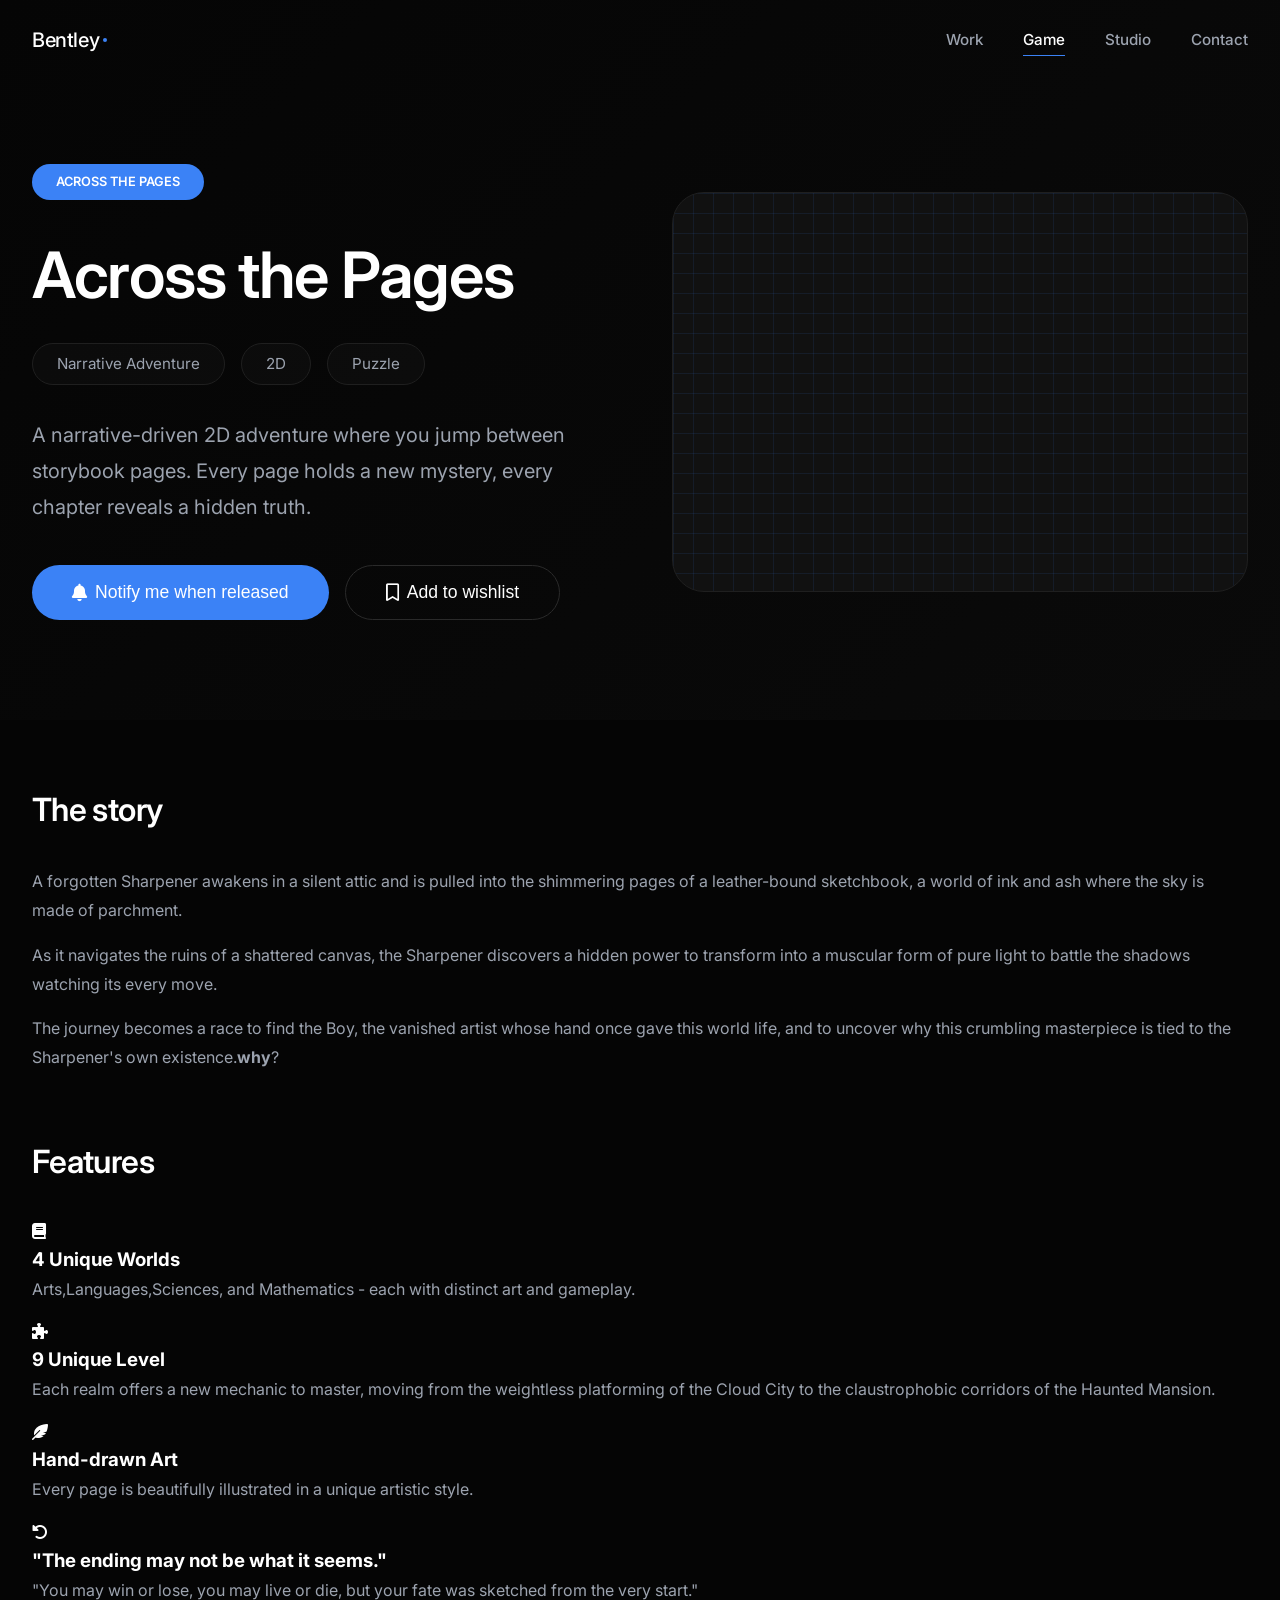
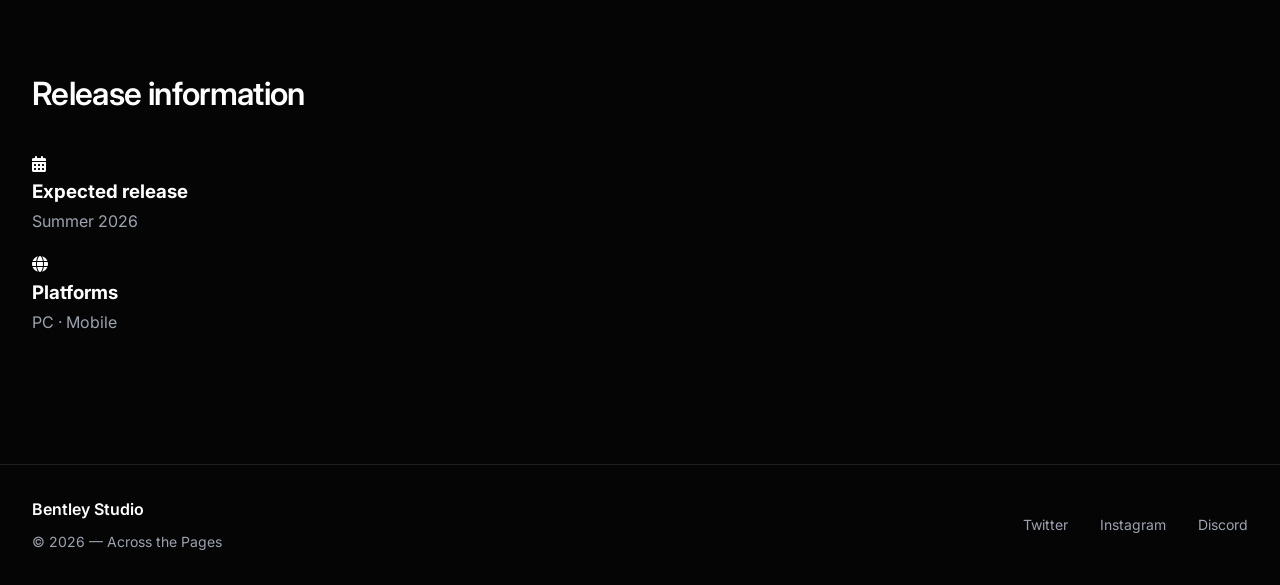
<file: games/across-the-pages.html>
<!DOCTYPE html>
<html lang="en">
<head>
    <meta charset="UTF-8">
    <meta name="viewport" content="width=device-width, initial-scale=1.0">
    <title>Across the Pages — Bentley Studio</title>
    
    <!-- Fonts -->
    <link rel="preconnect" href="https://fonts.googleapis.com">
    <link rel="preconnect" href="https://fonts.gstatic.com" crossorigin>
    <link href="https://fonts.googleapis.com/css2?family=Inter:wght@300;400;500;600;700&display=swap" rel="stylesheet">
    
    <!-- Font Awesome -->
    <link rel="stylesheet" href="https://cdnjs.cloudflare.com/ajax/libs/font-awesome/6.0.0/css/all.min.css">
    
    <!-- Main CSS -->
    <link rel="stylesheet" href="../assets/css/style.css">
    
    <style>
        /* أنماط إضافية للعبة */
        .game-badge {
            display: inline-block;
            padding: 0.5rem 1.5rem;
            background: var(--accent);
            color: white;
            border-radius: 2rem;
            font-size: 0.8rem;
            font-weight: 600;
            margin-bottom: 1.5rem;
            text-transform: uppercase;
        }
        
        .story-text {
            color: var(--text-gray);
            line-height: 1.8;
            margin-bottom: 1.5rem;
        }
    </style>
</head>
<body>
    <!-- Custom Cursor -->
    <div class="cursor"></div>
    <div class="cursor-follower"></div>

    <!-- Navigation -->
    <nav class="navbar" id="navbar">
        <div class="nav-container">
            <a href="../index.html" class="nav-logo">
                <span class="logo-text">Bentley</span>
                <span class="logo-dot"></span>
            </a>
            <div class="nav-menu">
                <a href="../index.html#work" class="nav-item">Work</a>
                <a href="across-the-pages.html" class="nav-item active">Game</a>
                <a href="../index.html#studio" class="nav-item">Studio</a>
                <a href="../index.html#contact" class="nav-item">Contact</a>
            </div>
        </div>
    </nav>

    <!-- Game Hero -->
    <section class="game-hero">
        <div class="game-hero-content">
            <div class="game-hero-info">
                <div class="game-badge">Across the Pages</div>
                <h1>Across the Pages</h1>
                <div class="game-hero-categories">
                    <span>Narrative Adventure</span>
                    <span>2D</span>
                    <span>Puzzle</span>
                </div>
                <p class="game-hero-description">
                    A narrative-driven 2D adventure where you jump between storybook pages. 
                    Every page holds a new mystery, every chapter reveals a hidden truth.
                </p>
                <div class="game-hero-actions">
                    <button class="btn btn-primary btn-large" onclick="notifyMe()">
                        <i class="fas fa-bell"></i>
                        <span>Notify me when released</span>
                    </button>
                    <button class="btn btn-outline btn-large" onclick="addToWishlist(this)">
                        <i class="far fa-bookmark"></i>
                        <span>Add to wishlist</span>
                    </button>
                </div>
            </div>
            <div class="game-hero-visual">
                <div class="pixel-animation">
                    <div class="pixel-grid"></div>
                </div>
            </div>
        </div>
    </section>

    <!-- Game Details -->
    <section class="game-details">
        <div class="details-container">
            <!-- Story -->
            <div class="detail-section">
                <h2>The story</h2>
                <p class="story-text">
                   A forgotten Sharpener awakens in a silent attic and is pulled into the shimmering pages of a leather-bound sketchbook, a world of ink and ash where the sky is made of parchment.
                <p class="story-text">
                   As it navigates the ruins of a shattered canvas, the Sharpener discovers a hidden power to transform into a muscular form of pure light to battle the shadows watching its every move.
                </p>
                <p class="story-text">
                   The journey becomes a race to find the Boy, the vanished artist whose hand once gave this world life, and to uncover why this crumbling masterpiece is tied to the Sharpener's own existence.<strong>why</strong>?
                </p>
            </div>

            <!-- Features -->
            <div class="detail-section">
                <h2>Features</h2>
                <div class="features-grid-detailed">
                    <div class="feature-detailed">
                        <i class="fas fa-book"></i>
                        <div>
                            <h3>4 Unique Worlds</h3>
                            <p>Arts,Languages,Sciences, and Mathematics - each with distinct art and gameplay.</p>
                        </div>
                    </div>
                    
                    <div class="feature-detailed">
                        <i class="fas fa-puzzle-piece"></i>
                        <div>
                            <h3>9 Unique Level</h3>
                            <p>Each realm offers a new mechanic to master, moving from the weightless platforming of the Cloud City to the claustrophobic corridors of the Haunted Mansion.</p>
                        </div>
                    </div>
                    
                    <div class="feature-detailed">
                        <i class="fas fa-feather-alt"></i>
                        <div>
                            <h3>Hand-drawn Art</h3>
                            <p>Every page is beautifully illustrated in a unique artistic style.</p>
                        </div>
                    </div>
                    
                    <div class="feature-detailed">
                        <i class="fas fa-undo-alt"></i>
                        <div>
                            <h3>"The ending may not be what it seems."</h3>
                            <p>"You may win or lose, you may live or die, but your fate was sketched from the very start."</p>
                        </div>
                    </div>
                </div>
            </div>

            <!-- Release Info -->
            <div class="detail-section">
                <h2>Release information</h2>
                <div class="release-info">
                    <div class="release-card">
                        <i class="fas fa-calendar-alt"></i>
                        <h3>Expected release</h3>
                        <p>Summer 2026</p>
                    </div>
                    <div class="release-card">
                        <i class="fas fa-globe"></i>
                        <h3>Platforms</h3>
                        <p>PC · Mobile</p>
                    </div>
                </div>
            </div>
        </div>
    </section>

    <!-- Footer -->
    <footer class="footer">
        <div class="footer-container">
            <div class="footer-info">
                <div class="footer-logo">Bentley Studio</div>
                <p class="footer-copyright">© 2026 — Across the Pages</p>
            </div>
            <div class="footer-links">
                <a href="#" class="footer-link">Twitter</a>
                <a href="#" class="footer-link">Instagram</a>
                <a href="#" class="footer-link">Discord</a>
            </div>
        </div>
    </footer>

    <!-- Scripts -->
    <script src="https://cdnjs.cloudflare.com/ajax/libs/gsap/3.12.5/gsap.min.js"></script>
    <script src="../assets/js/script.js"></script>
    
    <script>
        function notifyMe() {
            alert('SeE YoU SOON');
        }
        
        function addToWishlist(button) {
            const icon = button.querySelector('i');
            if (icon.classList.contains('far')) {
                icon.classList.remove('far');
                icon.classList.add('fas');
                icon.style.color = '#ef4444';
                alert('❤️ Added to your wishlist!');
            } else {
                icon.classList.remove('fas');
                icon.classList.add('far');
                icon.style.color = '';
            }
        }
    </script>
</body>
</html>
</file>
<file: assets/css/style.css>
/* ===== Variables ===== */
:root {
    --bg-dark: #0a0a0a;
    --bg-darker: #050505;
    --bg-card: #111111;
    --bg-card-hover: #1a1a1a;
    --text-light: #ffffff;
    --text-gray: #9ca3af;
    --text-dark: #6b7280;
    --accent: #3b82f6;
    --accent-dark: #2563eb;
    --accent-purple: #8b5cf6;
    --success: #10b981;
    --border: #1f1f1f;
    --border-light: #2a2a2a;
    --gradient-1: linear-gradient(135deg, #3b82f6, #8b5cf6);
    --gradient-2: linear-gradient(135deg, #059669, #10b981);
    --shadow-sm: 0 4px 6px rgba(0, 0, 0, 0.3);
    --shadow-md: 0 10px 25px rgba(0, 0, 0, 0.4);
    --shadow-lg: 0 20px 40px rgba(0, 0, 0, 0.5);
    --shadow-accent: 0 10px 30px -10px rgba(59, 130, 246, 0.5);
    --transition: all 0.3s cubic-bezier(0.4, 0, 0.2, 1);
}

/* ===== Reset & Base ===== */
* {
    margin: 0;
    padding: 0;
    box-sizing: border-box;
}

html {
    scroll-behavior: smooth;
}

body {
    font-family: 'Inter', sans-serif;
    background-color: var(--bg-dark);
    color: var(--text-light);
    line-height: 1.6;
    overflow-x: hidden;
}

/* ===== Custom Cursor ===== */
.cursor {
    width: 8px;
    height: 8px;
    background: var(--accent);
    border-radius: 50%;
    position: fixed;
    pointer-events: none;
    z-index: 9999;
    transition: transform 0.2s;
    opacity: 0;
}

.cursor-follower {
    width: 40px;
    height: 40px;
    border: 2px solid rgba(59, 130, 246, 0.3);
    border-radius: 50%;
    position: fixed;
    pointer-events: none;
    z-index: 9998;
    transition: transform 0.4s, width 0.3s, height 0.3s;
    opacity: 0;
}

/* ===== Navigation ===== */
.navbar {
    position: fixed;
    top: 0;
    left: 0;
    width: 100%;
    z-index: 1000;
    padding: 1.5rem 0;
    transition: var(--transition);
}

.navbar.scrolled {
    background: rgba(10, 10, 10, 0.8);
    backdrop-filter: blur(10px);
    padding: 1rem 0;
    border-bottom: 1px solid var(--border);
}

.nav-container {
    max-width: 1280px;
    margin: 0 auto;
    padding: 0 2rem;
    display: flex;
    justify-content: space-between;
    align-items: center;
}

.nav-logo {
    display: flex;
    align-items: center;
    text-decoration: none;
    font-size: 1.25rem;
    font-weight: 500;
    color: var(--text-light);
}

.logo-text {
    letter-spacing: -0.02em;
}

.logo-dot {
    width: 4px;
    height: 4px;
    background: var(--accent);
    border-radius: 50%;
    margin-left: 4px;
    animation: pulse 2s infinite;
}

@keyframes pulse {
    0%, 100% { opacity: 1; transform: scale(1); }
    50% { opacity: 0.3; transform: scale(1.5); }
}

.nav-menu {
    display: flex;
    gap: 2.5rem;
}

.nav-item {
    text-decoration: none;
    color: var(--text-gray);
    font-size: 0.95rem;
    font-weight: 500;
    transition: var(--transition);
    position: relative;
}

.nav-item::after {
    content: '';
    position: absolute;
    bottom: -4px;
    left: 0;
    width: 0;
    height: 1px;
    background: var(--accent);
    transition: var(--transition);
}

.nav-item:hover,
.nav-item.active {
    color: var(--text-light);
}

.nav-item:hover::after,
.nav-item.active::after {
    width: 100%;
}

/* ===== Hero Section ===== */
.hero {
    min-height: 100vh;
    display: flex;
    align-items: center;
    padding: 8rem 2rem 4rem;
    position: relative;
    overflow: hidden;
    background: linear-gradient(135deg, var(--bg-dark) 0%, var(--bg-darker) 100%);
}

.hero-content {
    max-width: 1280px;
    margin: 0 auto;
    width: 100%;
    position: relative;
    z-index: 2;
}

.hero-label {
    font-size: 0.875rem;
    text-transform: uppercase;
    letter-spacing: 0.1em;
    color: var(--accent);
    margin-bottom: 1.5rem;
    opacity: 0;
    animation: fadeUp 0.8s forwards;
    animation-delay: 0.2s;
}

.hero-title {
    font-size: clamp(3rem, 8vw, 6rem);
    font-weight: 600;
    line-height: 1.1;
    letter-spacing: -0.03em;
    margin-bottom: 2rem;
}

.title-line {
    display: block;
    opacity: 0;
    animation: fadeUp 0.8s forwards;
}

.title-line:nth-child(1) { animation-delay: 0.4s; }
.title-line:nth-child(2) { animation-delay: 0.6s; }
.title-line:nth-child(3) { animation-delay: 0.8s; }

.gradient-text {
    background: var(--gradient-1);
    -webkit-background-clip: text;
    -webkit-text-fill-color: transparent;
    background-clip: text;
}

.hero-description {
    max-width: 600px;
    font-size: 1.25rem;
    color: var(--text-gray);
    margin-bottom: 3rem;
    opacity: 0;
    animation: fadeUp 0.8s forwards;
    animation-delay: 1s;
}

@keyframes fadeUp {
    from {
        opacity: 0;
        transform: translateY(30px);
    }
    to {
        opacity: 1;
        transform: translateY(0);
    }
}

.hero-cta {
    display: flex;
    gap: 1rem;
    opacity: 0;
    animation: fadeUp 0.8s forwards;
    animation-delay: 1.2s;
}

/* ===== Buttons ===== */
.btn {
    display: inline-flex;
    align-items: center;
    gap: 0.5rem;
    padding: 0.875rem 2rem;
    border-radius: 2rem;
    font-size: 0.95rem;
    font-weight: 500;
    text-decoration: none;
    transition: var(--transition);
    border: none;
    cursor: pointer;
}

.btn-primary {
    background: var(--accent);
    color: white;
}

.btn-primary:hover {
    background: var(--accent-dark);
    transform: translateY(-2px);
    box-shadow: var(--shadow-accent);
}

.btn-outline {
    background: transparent;
    color: var(--text-light);
    border: 1px solid var(--border-light);
}

.btn-outline:hover {
    border-color: var(--accent);
    transform: translateY(-2px);
}

.btn-large {
    padding: 1rem 2.5rem;
    font-size: 1.1rem;
}

/* ===== Floating Shapes ===== */
.hero-visual {
    position: absolute;
    top: 0;
    left: 0;
    width: 100%;
    height: 100%;
    z-index: 1;
    pointer-events: none;
}

.floating-shape {
    position: absolute;
    border-radius: 50%;
    background: var(--gradient-1);
    filter: blur(80px);
    opacity: 0.1;
}

.shape-1 {
    width: 400px;
    height: 400px;
    top: -100px;
    right: -100px;
    animation: float 20s infinite;
}

.shape-2 {
    width: 300px;
    height: 300px;
    bottom: -50px;
    left: -50px;
    animation: float 25s infinite reverse;
}

.shape-3 {
    width: 200px;
    height: 200px;
    top: 50%;
    left: 50%;
    transform: translate(-50%, -50%);
    animation: float 15s infinite;
}

@keyframes float {
    0%, 100% { transform: translate(0, 0) rotate(0deg); }
    33% { transform: translate(30px, -30px) rotate(120deg); }
    66% { transform: translate(-30px, 30px) rotate(240deg); }
}

.grid-lines {
    position: absolute;
    top: 0;
    left: 0;
    width: 100%;
    height: 100%;
    background-image: 
        linear-gradient(rgba(59, 130, 246, 0.05) 1px, transparent 1px),
        linear-gradient(90deg, rgba(59, 130, 246, 0.05) 1px, transparent 1px);
    background-size: 50px 50px;
}

/* ===== Featured Games Section ===== */
.featured {
    padding: 6rem 2rem;
    background: var(--bg-darker);
}

.section-header {
    max-width: 1280px;
    margin: 0 auto 4rem;
}

.section-subtitle {
    display: block;
    font-size: 0.875rem;
    text-transform: uppercase;
    letter-spacing: 0.1em;
    color: var(--accent);
    margin-bottom: 0.5rem;
}

.section-title {
    font-size: 2.5rem;
    font-weight: 600;
    letter-spacing: -0.02em;
    color: var(--text-light);
}

.games-grid {
    max-width: 1280px;
    margin: 0 auto;
    display: grid;
    grid-template-columns: repeat(auto-fit, minmax(350px, 1fr));
    gap: 2rem;
}

/* Game Card */
.game-card {
    background: var(--bg-card);
    border: 1px solid var(--border);
    border-radius: 1.5rem;
    overflow: hidden;
    transition: var(--transition);
    cursor: pointer;
}

.game-card:hover {
    transform: translateY(-8px);
    border-color: var(--accent);
    box-shadow: var(--shadow-lg);
}

.card-media {
    position: relative;
    aspect-ratio: 16/9;
    overflow: hidden;
}

.card-image {
    width: 100%;
    height: 100%;
    object-fit: cover;
    transition: var(--transition);
}

.game-card:hover .card-image {
    transform: scale(1.05);
}

.card-overlay {
    position: absolute;
    top: 0;
    left: 0;
    width: 100%;
    height: 100%;
    background: rgba(0, 0, 0, 0.7);
    display: flex;
    align-items: center;
    justify-content: center;
    opacity: 0;
    transition: var(--transition);
    backdrop-filter: blur(5px);
}

.game-card:hover .card-overlay {
    opacity: 1;
}

.card-link {
    color: white;
    text-decoration: none;
    display: flex;
    align-items: center;
    gap: 0.5rem;
    padding: 0.75rem 1.5rem;
    border: 1px solid rgba(255, 255, 255, 0.3);
    border-radius: 2rem;
    transition: var(--transition);
}

.card-link:hover {
    background: white;
    color: var(--bg-dark);
}

.card-content {
    padding: 1.5rem;
}

.card-title {
    font-size: 1.25rem;
    font-weight: 600;
    margin-bottom: 0.5rem;
    color: var(--text-light);
}

.card-category {
    color: var(--text-gray);
    font-size: 0.875rem;
    margin-bottom: 1rem;
}

.card-stats {
    display: flex;
    gap: 1rem;
    color: var(--text-dark);
    font-size: 0.875rem;
}

.card-stats i {
    margin-right: 0.25rem;
    color: var(--accent);
}

.section-footer {
    max-width: 1280px;
    margin: 4rem auto 0;
    text-align: center;
}

.view-all {
    display: inline-flex;
    align-items: center;
    gap: 0.5rem;
    color: var(--text-light);
    text-decoration: none;
    font-weight: 500;
    transition: var(--transition);
}

.view-all:hover {
    color: var(--accent);
    gap: 1rem;
}

/* ===== DOWNLOADS SECTION - DARK MODE ===== */
.downloads-section {
    padding: 6rem 2rem;
    background: linear-gradient(135deg, #0a0a0f 0%, #050508 100%);
    position: relative;
    overflow: hidden;
}

.downloads-section::before {
    content: '';
    position: absolute;
    top: 0;
    left: 0;
    width: 100%;
    height: 100%;
    background: radial-gradient(circle at 20% 30%, rgba(59, 130, 246, 0.15) 0%, transparent 50%),
                radial-gradient(circle at 80% 70%, rgba(139, 92, 246, 0.15) 0%, transparent 50%);
    pointer-events: none;
}

.downloads-container {
    max-width: 1280px;
    margin: 0 auto;
    position: relative;
    z-index: 2;
}

.downloads-header {
    text-align: center;
    margin-bottom: 4rem;
}

.downloads-header .section-subtitle {
    color: var(--accent);
    font-size: 0.875rem;
    text-transform: uppercase;
    letter-spacing: 0.2em;
    display: block;
    margin-bottom: 1rem;
    text-shadow: 0 0 10px rgba(59, 130, 246, 0.5);
}

.downloads-header .section-title {
    font-size: 3rem;
    font-weight: 600;
    color: #fff;
    margin-bottom: 1rem;
    background: var(--gradient-1);
    -webkit-background-clip: text;
    -webkit-text-fill-color: transparent;
    background-clip: text;
}

.downloads-header .section-description {
    color: var(--text-gray);
    font-size: 1.125rem;
    max-width: 600px;
    margin: 0 auto;
}

/* Downloads Grid */
.downloads-grid {
    display: grid;
    grid-template-columns: repeat(auto-fit, minmax(350px, 1fr));
    gap: 2rem;
    margin-bottom: 4rem;
}

/* Download Card */
.download-card {
    background: rgba(17, 24, 39, 0.7);
    backdrop-filter: blur(10px);
    border: 1px solid rgba(59, 130, 246, 0.1);
    border-radius: 2rem;
    padding: 2rem;
    transition: all 0.4s cubic-bezier(0.4, 0, 0.2, 1);
    position: relative;
    overflow: hidden;
}

.download-card::before {
    content: '';
    position: absolute;
    top: 0;
    left: 0;
    right: 0;
    height: 2px;
    background: linear-gradient(90deg, transparent, var(--accent), transparent);
    transform: translateX(-100%);
    transition: transform 1s ease;
}

.download-card:hover::before {
    transform: translateX(100%);
}

.download-card:hover {
    transform: translateY(-8px);
    border-color: rgba(59, 130, 246, 0.3);
    box-shadow: 0 30px 50px -20px rgba(59, 130, 246, 0.3);
}

/* Card Badge */
.card-badge {
    position: absolute;
    top: 1rem;
    right: 1rem;
    background: var(--gradient-2);
    color: white;
    padding: 0.25rem 1rem;
    border-radius: 2rem;
    font-size: 0.75rem;
    font-weight: 600;
    text-transform: uppercase;
    letter-spacing: 0.05em;
    z-index: 2;
    box-shadow: 0 4px 10px rgba(5, 150, 105, 0.3);
}

/* Card Header */
.card-header {
    display: flex;
    align-items: center;
    gap: 1rem;
    margin-bottom: 1.5rem;
    position: relative;
    z-index: 2;
}

.game-icon {
    width: 60px;
    height: 60px;
    background: linear-gradient(135deg, #1f2937, #111827);
    border-radius: 1rem;
    display: flex;
    align-items: center;
    justify-content: center;
    border: 1px solid rgba(59, 130, 246, 0.2);
    transition: all 0.3s ease;
}

.download-card:hover .game-icon {
    border-color: var(--accent);
    transform: rotate(5deg) scale(1.1);
}

.game-icon i {
    font-size: 2rem;
    color: var(--accent);
    filter: drop-shadow(0 0 10px rgba(59, 130, 246, 0.5));
}

.game-title {
    flex: 1;
}

.game-title h3 {
    font-size: 1.5rem;
    font-weight: 600;
    color: #fff;
    margin-bottom: 0.25rem;
}

.game-title p {
    color: var(--text-gray);
    font-size: 0.875rem;
}

/* Game Info */
.game-info {
    margin-bottom: 1.5rem;
    position: relative;
    z-index: 2;
}

.info-row {
    display: flex;
    justify-content: space-between;
    padding: 0.75rem 0;
    border-bottom: 1px solid rgba(255, 255, 255, 0.05);
}

.info-row:last-child {
    border-bottom: none;
}

.info-label {
    color: var(--text-gray);
    font-size: 0.875rem;
    display: flex;
    align-items: center;
    gap: 0.5rem;
}

.info-label i {
    color: var(--accent);
    font-size: 1rem;
}

.info-value {
    color: #fff;
    font-weight: 500;
    font-size: 0.95rem;
}

/* Tags */
.game-tags {
    display: flex;
    flex-wrap: wrap;
    gap: 0.5rem;
    margin-bottom: 1.5rem;
    position: relative;
    z-index: 2;
}

.tag {
    background: rgba(59, 130, 246, 0.1);
    border: 1px solid rgba(59, 130, 246, 0.2);
    color: var(--text-gray);
    padding: 0.25rem 1rem;
    border-radius: 2rem;
    font-size: 0.75rem;
    transition: all 0.3s ease;
}

.tag:hover {
    background: var(--accent);
    color: white;
    border-color: var(--accent);
    transform: translateY(-2px);
}

/* Download Button */
.download-btn-card {
    display: flex;
    align-items: center;
    justify-content: space-between;
    background: linear-gradient(135deg, #1f2937, #111827);
    border: 1px solid rgba(59, 130, 246, 0.2);
    border-radius: 3rem;
    padding: 0.75rem 1.5rem;
    text-decoration: none;
    transition: all 0.3s ease;
    position: relative;
    z-index: 2;
    overflow: hidden;
}

.download-btn-card::before {
    content: '';
    position: absolute;
    top: 0;
    left: -100%;
    width: 100%;
    height: 100%;
    background: linear-gradient(90deg, transparent, rgba(59, 130, 246, 0.2), transparent);
    transition: left 0.5s ease;
}

.download-btn-card:hover::before {
    left: 100%;
}

.download-btn-card:hover {
    border-color: var(--accent);
    transform: scale(1.02);
    box-shadow: 0 10px 20px -10px rgba(59, 130, 246, 0.3);
}

.btn-info {
    display: flex;
    flex-direction: column;
}

.btn-info .size {
    color: var(--text-gray);
    font-size: 0.75rem;
}

.btn-info .version {
    color: #fff;
    font-weight: 600;
    font-size: 0.95rem;
}

.btn-action {
    display: flex;
    align-items: center;
    gap: 0.5rem;
    background: var(--accent);
    color: white;
    padding: 0.5rem 1.5rem;
    border-radius: 2rem;
    font-weight: 500;
    transition: all 0.3s ease;
}

.download-btn-card:hover .btn-action {
    background: var(--accent-dark);
    gap: 1rem;
}

.btn-action i {
    font-size: 1rem;
}

/* ===== Featured Download ===== */
.featured-download {
    background: linear-gradient(135deg, rgba(17, 24, 39, 0.9), rgba(5, 5, 8, 0.95));
    border: 1px solid rgba(59, 130, 246, 0.2);
    border-radius: 2rem;
    padding: 3rem;
    margin-top: 3rem;
    position: relative;
    overflow: hidden;
    backdrop-filter: blur(10px);
}

.featured-download::before {
    content: '';
    position: absolute;
    top: -50%;
    left: -50%;
    width: 200%;
    height: 200%;
    background: radial-gradient(circle, rgba(59, 130, 246, 0.1) 0%, transparent 70%);
    animation: rotate 20s linear infinite;
}

@keyframes rotate {
    from { transform: rotate(0deg); }
    to { transform: rotate(360deg); }
}

.featured-content {
    display: grid;
    grid-template-columns: 1fr 1fr;
    gap: 3rem;
    position: relative;
    z-index: 2;
}

.featured-info h3 {
    font-size: 2rem;
    font-weight: 600;
    color: #fff;
    margin-bottom: 1rem;
}

.featured-info p {
    color: var(--text-gray);
    line-height: 1.8;
    margin-bottom: 2rem;
}

.featured-stats {
    display: flex;
    gap: 2rem;
}

.featured-stat {
    text-align: center;
}

.featured-stat .stat-value {
    display: block;
    font-size: 1.5rem;
    font-weight: 600;
    color: var(--accent);
    margin-bottom: 0.25rem;
}

.featured-stat .stat-label {
    color: var(--text-gray);
    font-size: 0.875rem;
}

.featured-action {
    display: flex;
    flex-direction: column;
    justify-content: center;
    align-items: flex-end;
    gap: 1.5rem;
}

.featured-price {
    text-align: right;
}

.price-old {
    color: var(--text-gray);
    font-size: 1rem;
    text-decoration: line-through;
    margin-right: 0.5rem;
}

.price-new {
    color: var(--success);
    font-size: 2rem;
    font-weight: 600;
}

.featured-btn {
    display: inline-flex;
    align-items: center;
    gap: 1rem;
    background: var(--gradient-2);
    color: white;
    padding: 1rem 3rem;
    border-radius: 3rem;
    text-decoration: none;
    font-weight: 600;
    font-size: 1.1rem;
    transition: var(--transition);
    border: none;
    cursor: pointer;
}

.featured-btn:hover {
    transform: translateY(-4px);
    box-shadow: 0 20px 30px -10px rgba(16, 185, 129, 0.4);
    gap: 1.5rem;
}

/* ===== Quick Downloads ===== */
.quick-downloads {
    margin-top: 3rem;
}

.quick-title {
    color: var(--text-gray);
    font-size: 0.875rem;
    text-transform: uppercase;
    letter-spacing: 0.1em;
    margin-bottom: 1rem;
}

.quick-grid {
    display: flex;
    gap: 1rem;
    flex-wrap: wrap;
}

.quick-item {
    display: flex;
    align-items: center;
    gap: 1rem;
    background: rgba(17, 24, 39, 0.5);
    border: 1px solid rgba(255, 255, 255, 0.05);
    border-radius: 1rem;
    padding: 0.75rem 1.5rem;
    text-decoration: none;
    transition: var(--transition);
    flex: 1;
    min-width: 200px;
}

.quick-item:hover {
    background: rgba(59, 130, 246, 0.1);
    border-color: var(--accent);
    transform: translateY(-2px);
}

.quick-icon {
    color: var(--accent);
    font-size: 1.2rem;
}

.quick-info {
    flex: 1;
}

.quick-name {
    color: #fff;
    font-weight: 500;
    font-size: 0.95rem;
    margin-bottom: 0.25rem;
}

.quick-size {
    color: var(--text-gray);
    font-size: 0.75rem;
}

.quick-action {
    color: var(--text-gray);
    transition: var(--transition);
}

.quick-item:hover .quick-action {
    color: var(--accent);
    transform: translateX(5px);
}

/* ===== Download Progress ===== */
.download-progress {
    position: fixed;
    bottom: 2rem;
    left: 2rem;
    background: rgba(17, 24, 39, 0.95);
    backdrop-filter: blur(10px);
    border: 1px solid rgba(59, 130, 246, 0.2);
    border-radius: 1rem;
    padding: 1rem;
    width: 300px;
    z-index: 9999;
    transform: translateX(-400px);
    transition: transform 0.3s ease;
}

.download-progress.show {
    transform: translateX(0);
}

.progress-header {
    display: flex;
    align-items: center;
    gap: 0.75rem;
    margin-bottom: 0.75rem;
}

.progress-header i {
    color: var(--accent);
    font-size: 1.2rem;
}

.progress-header span {
    color: #fff;
    font-weight: 500;
    font-size: 0.95rem;
}

.progress-bar {
    width: 100%;
    height: 4px;
    background: rgba(255, 255, 255, 0.1);
    border-radius: 2px;
    overflow: hidden;
    margin-bottom: 0.5rem;
}

.progress-fill {
    height: 100%;
    background: var(--gradient-1);
    width: 0%;
    transition: width 0.3s ease;
}

.progress-stats {
    display: flex;
    justify-content: space-between;
    color: var(--text-gray);
    font-size: 0.75rem;
}

/* Download Message */
.download-message {
    position: fixed;
    bottom: 2rem;
    right: 2rem;
    background: var(--accent);
    color: white;
    padding: 1rem 2rem;
    border-radius: 2rem;
    display: flex;
    align-items: center;
    gap: 1rem;
    z-index: 9999;
    transform: translateX(400px);
    transition: transform 0.3s ease;
    box-shadow: var(--shadow-accent);
}

.download-message.show {
    transform: translateX(0);
}

.download-message i {
    font-size: 1.25rem;
}

/* ===== Studio Section ===== */
.studio {
    padding: 6rem 2rem;
    background: var(--bg-dark);
}

.studio-container {
    max-width: 1280px;
    margin: 0 auto;
    display: grid;
    grid-template-columns: 1fr 1fr;
    gap: 4rem;
    align-items: center;
}

.studio-text {
    color: var(--text-gray);
    margin: 2rem 0;
    font-size: 1.125rem;
}

.studio-stats {
    display: flex;
    gap: 3rem;
}

.stat {
    text-align: left;
}

.stat-number {
    display: block;
    font-size: 2.5rem;
    font-weight: 600;
    color: var(--accent);
    margin-bottom: 0.25rem;
}

.stat-label {
    color: var(--text-gray);
    font-size: 0.875rem;
}

.studio-visual {
    position: relative;
}

.studio-grid {
    display: grid;
    grid-template-columns: repeat(2, 1fr);
    gap: 1rem;
}

.grid-item {
    aspect-ratio: 1;
    background: var(--bg-card);
    border-radius: 1.5rem;
    transition: var(--transition);
    animation: gridPulse 4s infinite;
    border: 1px solid var(--border);
}

.grid-item:nth-child(1) { animation-delay: 0s; }
.grid-item:nth-child(2) { animation-delay: 1s; }
.grid-item:nth-child(3) { animation-delay: 2s; }
.grid-item:nth-child(4) { animation-delay: 3s; }

@keyframes gridPulse {
    0%, 100% { opacity: 0.5; transform: scale(1); }
    50% { opacity: 1; transform: scale(1.05); background: var(--accent); }
}

/* ===== Contact Section ===== */
.contact {
    padding: 8rem 2rem;
    background: linear-gradient(135deg, var(--bg-darker), var(--bg-dark));
    text-align: center;
}

.contact-container {
    max-width: 800px;
    margin: 0 auto;
}

.contact-text {
    color: var(--text-gray);
    font-size: 1.25rem;
    margin: 1.5rem 0 3rem;
}

.contact-email {
    display: inline-flex;
    align-items: center;
    gap: 1rem;
    font-size: 2rem;
    font-weight: 500;
    color: var(--text-light);
    text-decoration: none;
    transition: var(--transition);
    border-bottom: 2px solid transparent;
    padding-bottom: 0.5rem;
}

.contact-email:hover {
    color: var(--accent);
    gap: 1.5rem;
    border-bottom-color: var(--accent);
}

/* ===== Footer ===== */
.footer {
    padding: 2rem;
    background: var(--bg-darker);
    border-top: 1px solid var(--border);
}

.footer-container {
    max-width: 1280px;
    margin: 0 auto;
    display: flex;
    justify-content: space-between;
    align-items: center;
}

.footer-logo {
    font-weight: 600;
    margin-bottom: 0.5rem;
    color: var(--text-light);
}

.footer-copyright {
    color: var(--text-gray);
    font-size: 0.875rem;
}

.footer-links {
    display: flex;
    gap: 2rem;
}

.footer-link {
    color: var(--text-gray);
    text-decoration: none;
    font-size: 0.875rem;
    transition: var(--transition);
}

.footer-link:hover {
    color: var(--accent);
}

/* ===== Page Header ===== */
.page-header {
    padding: 10rem 2rem 4rem;
    text-align: center;
    background: linear-gradient(to bottom, transparent, var(--bg-darker));
}

.page-title {
    font-size: 4rem;
    font-weight: 600;
    letter-spacing: -0.02em;
    margin-bottom: 1rem;
    color: var(--text-light);
}

.page-description {
    max-width: 600px;
    margin: 0 auto;
    color: var(--text-gray);
    font-size: 1.25rem;
}

/* ===== Games Page ===== */
.games-page {
    padding: 4rem 2rem;
}

.games-container {
    max-width: 1280px;
    margin: 0 auto;
    display: flex;
    flex-direction: column;
    gap: 4rem;
}

/* Game Detail Card */
.game-detail-card {
    display: grid;
    grid-template-columns: 1fr 1fr;
    gap: 3rem;
    background: var(--bg-card);
    border: 1px solid var(--border);
    border-radius: 2rem;
    overflow: hidden;
    transition: var(--transition);
}

.game-detail-card:hover {
    transform: translateY(-4px);
    border-color: var(--accent);
    box-shadow: var(--shadow-lg);
}

.detail-media {
    height: 100%;
    min-height: 400px;
}

.detail-media img {
    width: 100%;
    height: 100%;
    object-fit: cover;
}

.detail-content {
    padding: 3rem 3rem 3rem 0;
}

.detail-header {
    margin-bottom: 2rem;
}

.detail-header h2 {
    font-size: 2rem;
    margin-bottom: 1rem;
    color: var(--text-light);
}

.detail-categories {
    display: flex;
    gap: 0.75rem;
    flex-wrap: wrap;
}

.category {
    padding: 0.25rem 1rem;
    background: rgba(59, 130, 246, 0.1);
    border: 1px solid rgba(59, 130, 246, 0.2);
    border-radius: 2rem;
    font-size: 0.875rem;
    color: var(--text-gray);
}

.detail-description {
    color: var(--text-gray);
    margin-bottom: 2rem;
    line-height: 1.8;
}

.detail-features {
    display: grid;
    grid-template-columns: repeat(3, 1fr);
    gap: 1.5rem;
    margin-bottom: 2rem;
}

.feature {
    text-align: center;
    padding: 1rem;
    background: rgba(255, 255, 255, 0.02);
    border-radius: 1rem;
}

.feature i {
    font-size: 1.5rem;
    color: var(--accent);
    margin-bottom: 0.5rem;
}

.feature span {
    display: block;
    font-size: 0.875rem;
    color: var(--text-gray);
}

.detail-meta {
    display: flex;
    gap: 2rem;
    padding: 1.5rem 0;
    border-top: 1px solid var(--border);
    border-bottom: 1px solid var(--border);
    margin-bottom: 2rem;
}

.meta-item {
    display: flex;
    flex-direction: column;
}

.meta-label {
    font-size: 0.75rem;
    color: var(--text-gray);
    margin-bottom: 0.25rem;
}

.meta-value {
    font-weight: 600;
    color: var(--text-light);
}

.detail-actions {
    display: flex;
    gap: 1rem;
}

/* ===== Game Detail Page ===== */
.game-hero {
    min-height: 80vh;
    display: flex;
    align-items: center;
    padding: 8rem 2rem 4rem;
    background: linear-gradient(135deg, var(--bg-darker), var(--bg-dark));
}

.game-hero-content {
    max-width: 1280px;
    margin: 0 auto;
    display: grid;
    grid-template-columns: 1fr 1fr;
    gap: 4rem;
    align-items: center;
}

.game-hero-info h1 {
    font-size: 4rem;
    font-weight: 600;
    letter-spacing: -0.02em;
    margin-bottom: 1rem;
    color: var(--text-light);
}

.game-hero-categories {
    display: flex;
    gap: 1rem;
    margin-bottom: 2rem;
    flex-wrap: wrap;
}

.game-hero-categories span {
    padding: 0.5rem 1.5rem;
    background: rgba(255, 255, 255, 0.02);
    border: 1px solid var(--border);
    border-radius: 2rem;
    font-size: 0.95rem;
    color: var(--text-gray);
}

.game-hero-description {
    color: var(--text-gray);
    font-size: 1.25rem;
    line-height: 1.8;
    margin-bottom: 2.5rem;
}

.game-hero-actions {
    display: flex;
    gap: 1rem;
}

/* Pixel Animation */
.pixel-animation {
    position: relative;
    width: 100%;
    height: 400px;
    background: var(--bg-card);
    border-radius: 2rem;
    overflow: hidden;
    border: 1px solid var(--border);
}

.pixel-grid {
    width: 100%;
    height: 100%;
    background-image: 
        linear-gradient(rgba(59, 130, 246, 0.1) 1px, transparent 1px),
        linear-gradient(90deg, rgba(59, 130, 246, 0.1) 1px, transparent 1px);
    background-size: 20px 20px;
    animation: pixelMove 10s linear infinite;
}

@keyframes pixelMove {
    0% { background-position: 0 0; }
    100% { background-position: 40px 40px; }
}

/* Game Details Section */
.game-details {
    padding: 4rem 2rem;
    background: var(--bg-darker);
}

.details-container {
    max-width: 1280px;
    margin: 0 auto;
}

.detail-section {
    margin-bottom: 4rem;
}

.detail-section h2 {
    font-size: 2rem;
    font-weight: 600;
    margin-bottom: 2rem;
    letter-spacing: -0.02em;
    color: var(--text-light);
}

.detail-section p {
    color: var(--text-gray);
    line-height: 1.8;
    margin-bottom: 1rem;
}

.features-grid {
    display: grid;
    grid-template-columns: repeat(4, 1fr);
    gap: 2rem;
}

.feature-block {
    text-align: center;
    padding: 2rem;
    background: var(--bg-card);
    border: 1px solid var(--border);
    border-radius: 1.5rem;
    transition: var(--transition);
}

.feature-block:hover {
    transform: translateY(-4px);
    border-color: var(--accent);
    box-shadow: var(--shadow-accent);
}

.feature-block i {
    font-size: 2.5rem;
    color: var(--accent);
    margin-bottom: 1rem;
}

.feature-block h3 {
    margin-bottom: 0.5rem;
    color: var(--text-light);
}

.feature-block p {
    color: var(--text-gray);
    font-size: 0.875rem;
}

/* Gallery */
.gallery-grid {
    display: grid;
    grid-template-columns: repeat(4, 1fr);
    gap: 1rem;
}

.gallery-item {
    aspect-ratio: 4/3;
    border-radius: 1rem;
    overflow: hidden;
    cursor: pointer;
    transition: var(--transition);
    border: 1px solid var(--border);
}

.gallery-item:hover {
    transform: scale(1.05);
    border-color: var(--accent);
    box-shadow: var(--shadow-lg);
}

.gallery-item img {
    width: 100%;
    height: 100%;
    object-fit: cover;
}

/* Requirements */
.requirements {
    display: grid;
    grid-template-columns: 1fr 1fr;
    gap: 2rem;
}

.req-block {
    background: var(--bg-card);
    border: 1px solid var(--border);
    padding: 2rem;
    border-radius: 1.5rem;
}

.req-block h4 {
    color: var(--accent);
    margin-bottom: 1rem;
    font-size: 1.1rem;
}

.req-block ul {
    list-style: none;
}

.req-block li {
    color: var(--text-gray);
    margin-bottom: 0.5rem;
    padding-left: 1rem;
    position: relative;
}

.req-block li::before {
    content: '•';
    color: var(--accent);
    position: absolute;
    left: 0;
}

/* Related Games */
.related-games {
    padding: 4rem 2rem;
    background: var(--bg-dark);
}

.related-container {
    max-width: 1280px;
    margin: 0 auto;
}

.related-container h2 {
    font-size: 2rem;
    font-weight: 600;
    margin-bottom: 2rem;
    letter-spacing: -0.02em;
    color: var(--text-light);
}

.related-grid {
    display: grid;
    grid-template-columns: repeat(2, 1fr);
    gap: 2rem;
}

.related-card {
    text-decoration: none;
    color: inherit;
    background: var(--bg-card);
    border: 1px solid var(--border);
    border-radius: 1.5rem;
    overflow: hidden;
    transition: var(--transition);
}

.related-card:hover {
    transform: translateY(-4px);
    border-color: var(--accent);
    box-shadow: var(--shadow-lg);
}

.related-card img {
    width: 100%;
    height: 200px;
    object-fit: cover;
}

.related-card h3 {
    padding: 1.5rem 1.5rem 0.5rem;
    font-size: 1.25rem;
    color: var(--text-light);
}

.related-card p {
    padding: 0 1.5rem 1.5rem;
    color: var(--text-gray);
    font-size: 0.875rem;
}

/* ===== Loading Animation ===== */
.loader {
    position: fixed;
    top: 0;
    left: 0;
    width: 100%;
    height: 100%;
    background: var(--bg-dark);
    display: flex;
    justify-content: center;
    align-items: center;
    z-index: 10000;
    transition: opacity 0.5s;
}

.loader.fade-out {
    opacity: 0;
    pointer-events: none;
}

.loader-content {
    text-align: center;
}

.loader-cube {
    width: 40px;
    height: 40px;
    margin: 0 auto 20px;
    position: relative;
    transform-style: preserve-3d;
    animation: cubeRotate 2s infinite linear;
}

.loader-cube div {
    position: absolute;
    width: 100%;
    height: 100%;
    background: var(--accent);
    opacity: 0.3;
    border: 1px solid var(--accent);
}

.loader-cube .front { transform: translateZ(20px); }
.loader-cube .back { transform: rotateY(180deg) translateZ(20px); }
.loader-cube .right { transform: rotateY(90deg) translateZ(20px); }
.loader-cube .left { transform: rotateY(-90deg) translateZ(20px); }
.loader-cube .top { transform: rotateX(90deg) translateZ(20px); }
.loader-cube .bottom { transform: rotateX(-90deg) translateZ(20px); }

@keyframes cubeRotate {
    0% { transform: rotateX(0) rotateY(0); }
    100% { transform: rotateX(360deg) rotateY(360deg); }
}

.loader-text {
    color: var(--text-gray);
    font-size: 0.875rem;
    letter-spacing: 0.1em;
}

/* ===== Responsive Design ===== */
@media (max-width: 1024px) {
    .game-detail-card {
        grid-template-columns: 1fr;
    }
    
    .detail-content {
        padding: 0 2rem 2rem;
    }
    
    .features-grid {
        grid-template-columns: repeat(2, 1fr);
    }
    
    .gallery-grid {
        grid-template-columns: repeat(2, 1fr);
    }
    
    .studio-container {
        grid-template-columns: 1fr;
    }
    
    .featured-content {
        grid-template-columns: 1fr;
    }
}

@media (max-width: 768px) {
    .nav-menu {
        display: none;
    }
    
    .hero-title {
        font-size: 3rem;
    }
    
    .games-grid {
        grid-template-columns: 1fr;
    }
    
    .downloads-grid {
        grid-template-columns: 1fr;
    }
    
    .game-hero-content {
        grid-template-columns: 1fr;
    }
    
    .game-hero-info h1 {
        font-size: 3rem;
    }
    
    .features-grid {
        grid-template-columns: 1fr;
    }
    
    .requirements {
        grid-template-columns: 1fr;
    }
    
    .related-grid {
        grid-template-columns: 1fr;
    }
    
    .footer-container {
        flex-direction: column;
        gap: 1rem;
        text-align: center;
    }
    
    .studio-stats {
        flex-direction: column;
        gap: 1rem;
    }
    
    .quick-grid {
        flex-direction: column;
    }
    
    .quick-item {
        width: 100%;
    }
    
    .featured-download {
        padding: 2rem;
    }
}

@media (max-width: 480px) {
    .hero-cta {
        flex-direction: column;
    }
    
    .btn {
        width: 100%;
        justify-content: center;
    }
    
    .detail-meta {
        flex-direction: column;
        gap: 1rem;
    }
    
    .detail-actions {
        flex-direction: column;
    }
}
</file>
